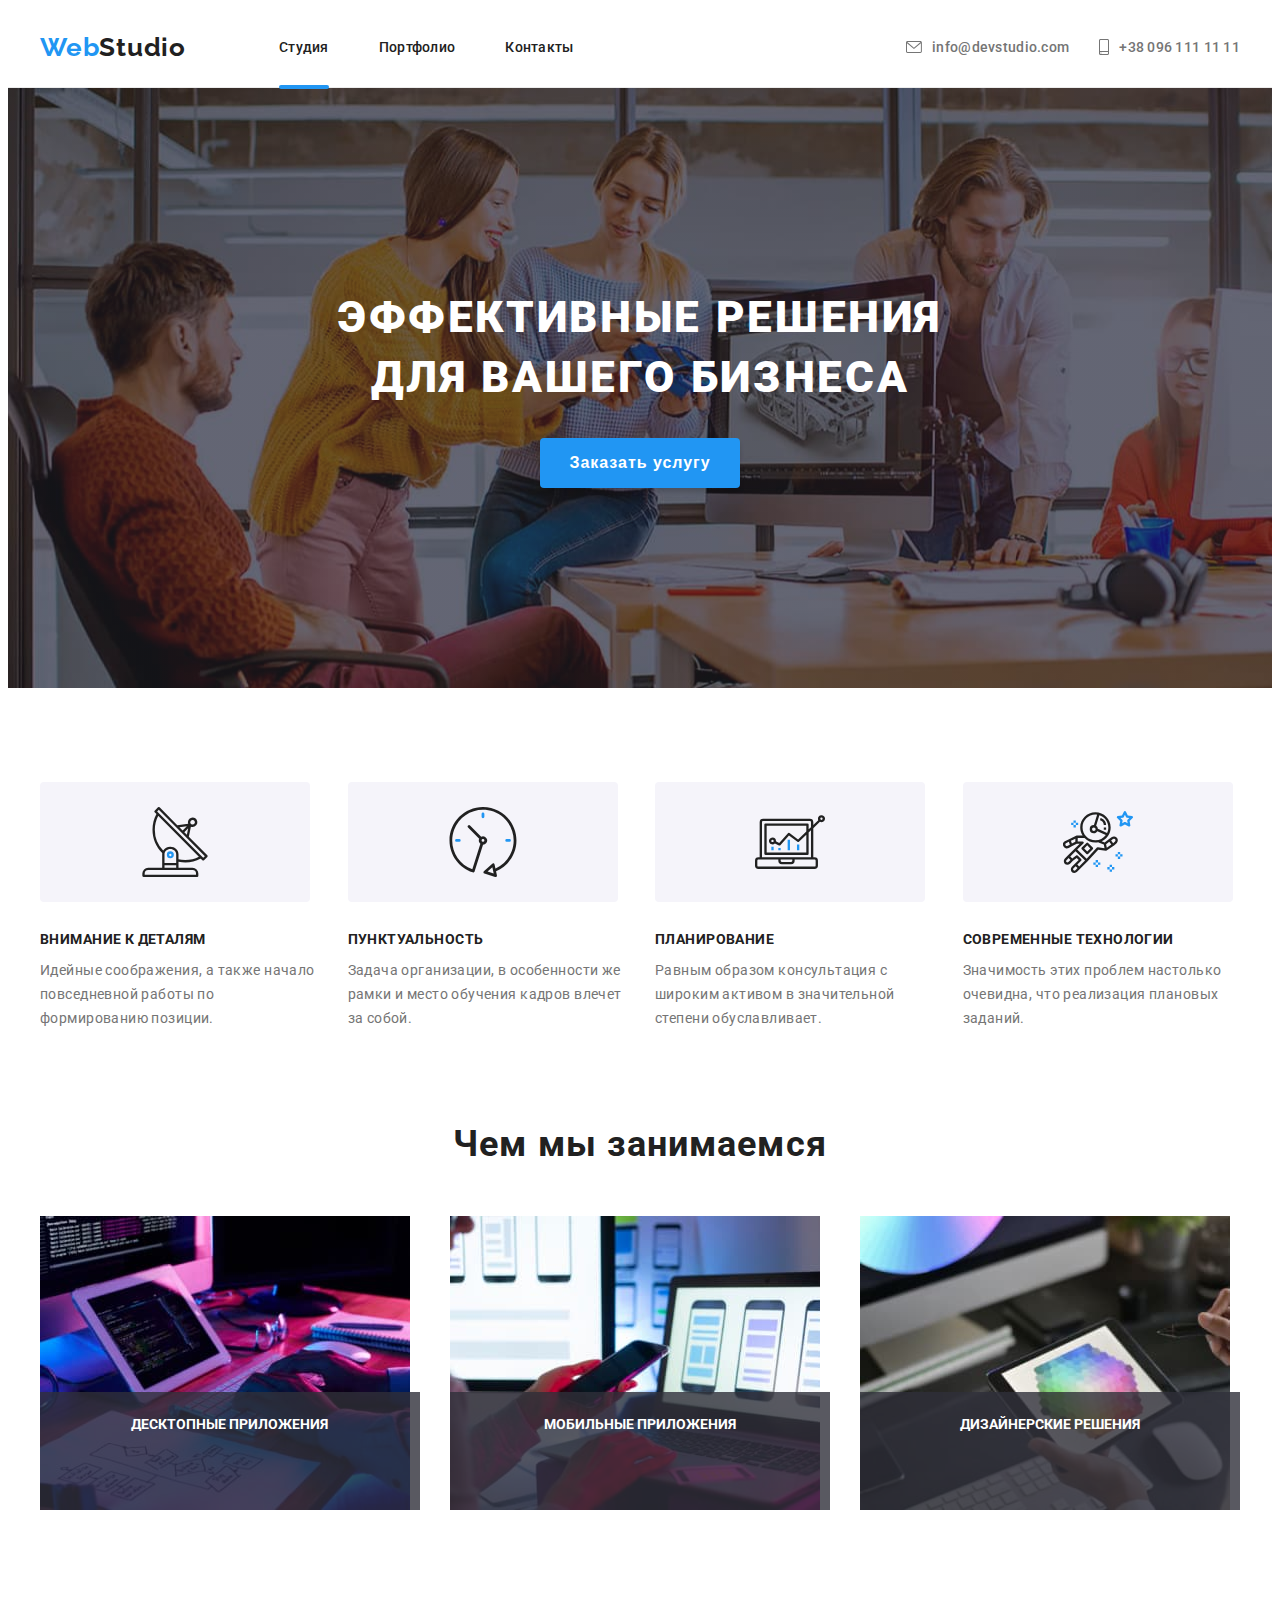
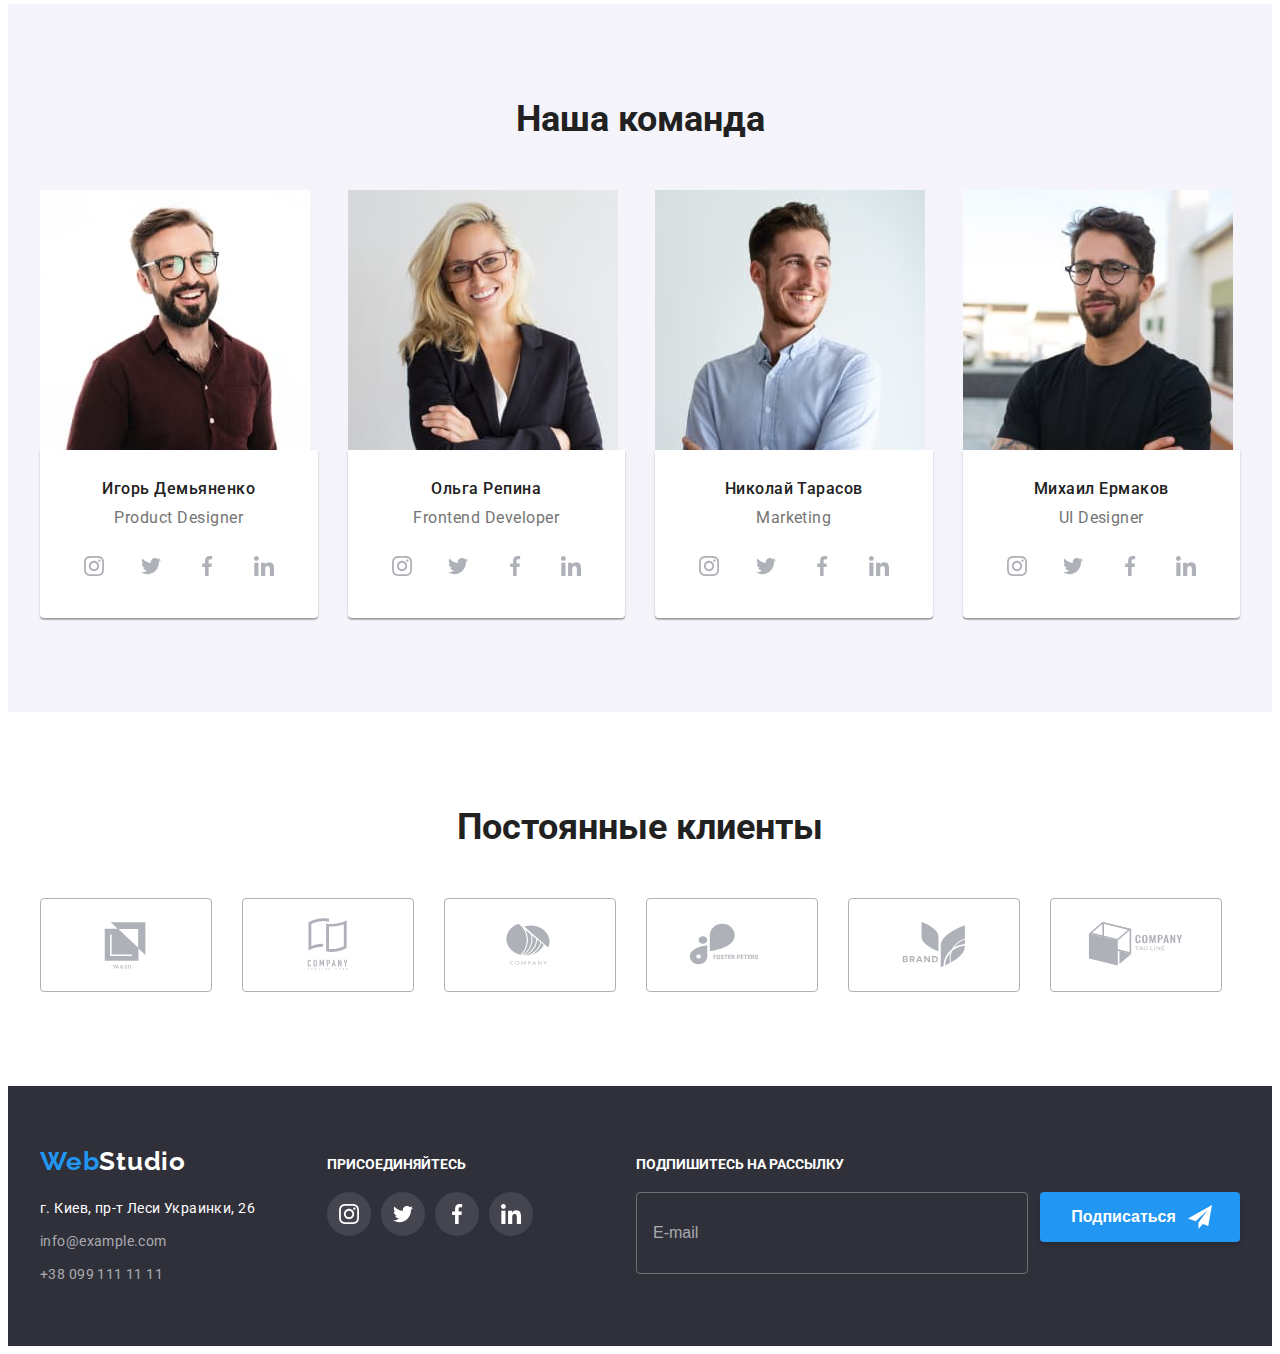
<file: index.html>
<!DOCTYPE html>
<html lang="ru">

<head>
    <meta charset="UTF-8">
    <meta http-equiv="X-UA-Compatible" content="IE=edge">
    <meta name="viewport" content="width=device-width, initial-scale=1.0">
    <title lang="en">WebStudio</title>
    <link rel="stylesheet" href="https://cdnjs.cloudflare.com/ajax/libs/modern-normalize/1.0.0/modern-normalize.min.css"
        integrity="sha512-ISS7cAi1PEhQ8jnbJpJZMd29NlhNj4AWYyLOSp2CE/CsHxTCu+r+t0D2yoJudVrd0/8fTVPUVDzY5Tvli75u/g=="
        crossorigin="anonymous" referrerpolicy="no-referrer" />
    <link rel="preconnect" href="https://fonts.gstatic.com">
    <link
        href="https://fonts.googleapis.com/css2?family=Raleway:wght@700&family=Roboto:wght@400;500;700;900&display=swap"
        rel="stylesheet">
    <link rel="stylesheet" href="./css/main.min.css">


</head>

<body>
    <!-- HEADER -->
      <header class="header">
        <div class="container header-container">
            <nav class="navigation">
                <a class="header__logo-link link" href="index.html" lang="en"><span class="logo-style">Web</span>Studio</a>
                <ul class="menu list">
                    <li class="menu__item">
                        <a class="menu__link link active" href="index.html">Студия</a>
                    </li>
                    <li class="menu__item">
                        <a class="menu__link link" href="portfolio.html">Портфолио</a>
                    </li>
                    <li class="menu__item">
                        <a class="menu__link link" href="">Контакты</a>
                    </li>
                </ul>
            </nav>
            <ul class="contact">
                <li class="contact__item list mail-icon">
                    <a class="contact__mail-link link" href="mailto:info@devstudio.com">
                        <svg class="contact__mail-icon">
                            <use href="./images/svg/symbol-defs-icon.svg#icon-envelope"></use>
                        </svg>
                        <p class="contat__abzac">info@devstudio.com</p>
                    </a>
                </li>
    
                <li class="contact__item list">
                    <a class="contact__tell-link link" href="tel:+380961111111">
                        <svg class="contact__tell-icon">
                            <use href="./images/svg/symbol-defs-icon.svg#icon-smartphone"></use>
                        </svg>
                        <p class="contact__abzac">+38 096 111 11 11</p>
                    </a>
                </li>
            </ul>
            <button type="button" class="header__mobile-menu-btn" data-menu-button>
                <svg class="header__mobile-menu-icon">
                    <use href="./images/svg/symbol-defs-icon.svg#burger-icon"></use>
                </svg>
            </button>
        </div>
                <!--  **********************  M O B I L E   M E N U  ******************************* -->
        <div class="mobile-menu" data-menu>
            <div class="container mobile-menu__container">
                
                     <button type="button" class="mobile-menu__close-btn" data-menu-close>
                         <svg class="mobile-menu-close-icon">
                            <use href="./images/svg/symbol-defs-icon.svg#close-button-icon"></use>
                            </svg>
                     </button>
                
                    <ul class="mobile-menu__nav list">
                        <li class="mobile-menu__item"><a href="index.html" class="mobile-menu__link link active-link">Cтудия</a></li>

                     <li class="mobile-menu__item"><a href="portfolio.html" class="mobile-menu__link link">Портфолио</a></li>

                     <li class="mobile-menu__item"><a href="" class="mobile-menu__link link">Контакты</a></li>
                
                    </ul>
                
                <div class="mobile-menu-wrapper">
                    <ul class="mobile-contacts">
                       <li class="mobile-contact__item list">
                           <a class="mobile-contact__tell-link link" href="tel:+380961111111">
                              <p class="contact__abzac">+38 096 111 11 11</p>
                          </a>
                       </li>

                        <li class="mobile-contact__item list mail-icon">
                            <a class="mobile-contact__mail-link link" href="mailto:info@devstudio.com">
                               <p class="contat__abzac">info@devstudio.com</p>
                            </a>
                        </li>
                    </ul>
                
                    <ul class="mobile-contacts-social">
                       <li class="mobile-contact-social__item list mail-icon">
                          <a class="mobile-contact-social__item-link link" href="https://www.instagram.com/?hl=ru" target="_blank" rel="noopener noreferrer">Instagram</a>
                       </li>
                       <li class="mobile-contact-social__item list mail-icon">
                         <a class="mobile-contact-social__item-link link" href="https://twitter.com/?lang=ru" target="_blank" rel="noopener noreferrer">Twitter</a>
                       </li>
                       <li class="mobile-contact-social__item list mail-icon">
                         <a class="mobile-contact-social__item-link link" href="https://www.facebook.com/" target="_blank" rel="noopener noreferrer">Facebook</a>
                       </li>
                       <li class="mobile-contact-social__item list mail-icon">
                            <a class="mobile-contact-social__item-link link" href="https://www.linkedin.com/" target="_blank" rel="noopener noreferrer">LinkedIn</a>
                       </li>
                    </ul>
                </div>
            </div>
        </div>
        <!--  **********************  M O B I L E   M E N U  ******************************* -->
    </header> 
    <main>
        <!-- HERO -->
           <section class="hero">
            <h1 class="hero__title">Эффективные решения<br> для вашего бизнеса</h1>
            <button  class="modal__btn" type="button" data-modal-open>Заказать услугу</button>
    </section>    
        <!-- WORK -->
         <section class="priorities section">
            <div class="container">
                <ul class="priorities-list">
                    <li class="priorities-list__item list">
                        <div class="priorities-list__block">
                            <svg class="priorities-list__block-icon">
                                <use href="./images/svg/symbol-defs.svg#icon-antenna"></use>
                            </svg>
                        </div>
                        <h3 class="priorities-list__tittle">Внимание к деталям</h3>
                        <p class="priorities-list__tittle-description">Идейные соображения, а также начало повседневной
                            работы по формированию позиции.</p>
                    </li>
                    <li class="priorities-list__item list">
                        <div class="priorities-list__block">
                            <svg class="priorities-list__block-icon">
                                <use href="./images/svg/symbol-defs.svg#icon-clock"></use>
                            </svg>
                        </div>
                        <h3 class="priorities-list__tittle">Пунктуальность</h3>
                        <p class="priorities-list__tittle-description">Задача организации, в особенности же рамки и
                            место обучения кадров влечет за собой.</p>
                    </li>
                    <li class="priorities-list__item list">
                        <div class="priorities-list__block">
                            <svg class="priorities-list__block-icon">
                                <use href="./images/svg/symbol-defs.svg#icon-diagram"></use>
                            </svg>
                        </div>
                        <h3 class="priorities-list__tittle">Планирование</h3>
                        <p class="priorities-list__tittle-description">Равным образом консультация с широким активом в
                            значительной степени обуславливает.</p>
                    </li>
                    <li class="priorities-list__item list">
                        <div class="priorities-list__block">
                            <svg class="priorities-list__block-icon">
                                <use href="./images/svg/symbol-defs.svg#icon-astronaut"></use>
                            </svg>
                        </div>
                        <h3 class="priorities-list__tittle">Современные технологии</h3>
                        <p class="priorities-list__tittle-description">Значимость этих проблем настолько очевидна, что
                            реализация плановых заданий.</p>
                    </li>
                </ul>
            </div>
        </section> 
         <section class="priorities-work work-section">
            <div class="container">
                <h2 class="priorities-work-title">Чем мы занимаемся</h2>
                <ul class="priorities-work-list">
                        
                    <li class="priorities-work-list__item list">
                        <picture class="picture">
                            <source srcset="./images/our-work/w-x1-1.jpg, ./images/our-work/w-x2-1.jpg" media="(min-width: 1200px)">
                            <img class="priorities-work-list-img" src="./images/our-work/w-x1-1.jpg" alt="программист работает" width="370"
                                height="294">
                        </picture>
                        <p class="priorities-work-list__item-abzac">Десктопные приложения</p>
                    </li>

                    <li class="priorities-work-list__item list">
                        <picture class="picture">
                            <source srcset="./images/our-work/w-x1-2.jpg, ./images/our-work/w-x2-2.jpg" media="(min-width: 1200px)">
                            <img class="priorities-work-list-img" src="./images/our-work/w-x1-2.jpg" alt="разработчик адаптирует сайт" width="370" height="294">
                        </picture>
                        <p class="priorities-work-list__item-abzac">Мобильные приложения</p>
                    </li>
                    <li class="priorities-work-list__item list">
                        <picture class="picture">
                            <source srcset="./images/our-work/w-x1-3.jpg, ./images/our-work/w-x2-3.jpg" media="(min-width: 1200px)">
                            <img class="priorities-work-list-img" src="./images/our-work/w-x1-3.jpg" alt="дизайнер выбирает цвет" width="370" height="294">
                        </picture>
                        <p class="priorities-work-list__item-abzac">Дизайнерские решения</p>
                    </li>

                </ul>
            </div>
        </section> 
        <!-- TEAM -->
        <section class="team section">
            <div class="container">
                <h2 class="team-title">Наша команда</h2>
                <ul class="team-list">
                    <li class="team-list__item list">
                        <picture class="picture">
                            <source srcset="./images/about-us/team-desktop-icon-x1-1.jpg, ./images/about-us/team-desktop-icon-x2-1.jpg" media="(min-width: 1200px)">
                            <source srcset="./images/about-us/team-tablet-icon-x1-1.jpg, ./images/about-us/team-tablet-icon-x2-1.jpg" media="(min-width: 768px)">
                            <source srcset="./images/about-us/team-mobile-icon-x1-1.jpg, ./images/about-us/team-mobile-icon-x2-1.jpg" media="(min-width: 280px)">
                            <img class="team-list-item-img" src="./images/about-us/team-desktop-icon-x1-1.jpg"
                            alt="Игорь Демьяненко Дизайнер продуктов">
                        </picture>
                        <div class="team-list-convert">
                            <h3 class="team-list-convert__title">Игорь Демьяненко</h3>
                            <p class="team-list-convert__description">Product Designer</p>
                            <ul class="social-list list">
                                <li class="social-list__item">
                                    <a href="https://www.instagram.com/?hl=ru" class="social-list__item-link link"
                                        target="_blank" rel="noopener noreferrer">
                                        <svg class="social-list-icon">
                                            <use href="./images/svg/symbol-defs-icon.svg#icon-instagram-2"></use>
                                        </svg>
                                    </a>
                                </li>

                                <li class="social-list__item">
                                    <a href="https://twitter.com/?lang=ru" class="social-list__item-link link"
                                        target="_blank" rel="noopener noreferrer">
                                        <svg class="social-list-icon">
                                            <use href="./images/svg/symbol-defs-icon.svg#icon-twitter-1"></use>
                                        </svg>
                                    </a>
                                </li>

                                <li class="social-list__item">
                                    <a href="https://www.facebook.com/" class="social-list__item-link link"
                                        target="_blank" rel="noopener noreferrer">
                                        <svg class="social-list-icon">
                                            <use href="./images/svg/symbol-defs-icon.svg#icon-facebook-1"></use>
                                        </svg>
                                    </a>
                                </li>

                                <li class="social-list__item">
                                    <a href="https://www.linkedin.com/" class="social-list__item-link link"
                                        target="_blank" rel="noopener noreferrer">
                                        <svg class="social-list-icon">
                                            <use href="./images/svg/symbol-defs-icon.svg#icon-linkedin-1"></use>
                                        </svg>
                                    </a>
                                </li>
                            </ul>
                        </div>
                    </li>
                    <li class="team-list__item list">
                        <picture class="picture">
                            <source srcset="./images/about-us/t-desk-x1-2.jpg, ./images/about-us/t-desk-x2-2.jpg" media="(min-width: 1200px)">
                            <source srcset="./images/about-us/t-tab-x1-2.jpg, ./images/about-us/t-tab-x2-2.jpg" media="(min-width: 768px)">
                            <source srcset="./images/about-us/t-mob-x1-2.jpg, ./images/about-us/t-mob-x2-2.jpg" media="(min-width: 280px)">
                            <img class="team-list-item-img" src="./images/about-us/t-tab-x1-2.jpg" alt="Ольга Репина Дизайнер разработчик" >
                        </picture>
                        
                        <div class="team-list-convert">
                            <h3 class="team-list-convert__title">Ольга Репина</h3>
                            <p class="team-list-convert__description">Frontend Developer</p>
                            <ul class="social-list list">
                                <li class="social-list__item">
                                    <a href="https://www.instagram.com/?hl=ru" class="social-list__item-link link"
                                        target="_blank" rel="noopener noreferrer">
                                        <svg class="social-list-icon">
                                            <use href="./images/svg/symbol-defs-icon.svg#icon-instagram-2"></use>
                                        </svg>
                                    </a>
                                </li>

                                <li class="social-list__item">
                                    <a href="https://twitter.com/?lang=ru" class="social-list__item-link link"
                                        target="_blank" rel="noopener noreferrer">
                                        <svg class="social-list-icon">
                                            <use href="./images/svg/symbol-defs-icon.svg#icon-twitter-1"></use>
                                        </svg>
                                    </a>
                                </li>

                                <li class="social-list__item">
                                    <a href="https://www.facebook.com/" class="social-list__item-link link"
                                        target="_blank" rel="noopener noreferrer">
                                        <svg class="social-list-icon">
                                            <use href="./images/svg/symbol-defs-icon.svg#icon-facebook-1"></use>
                                        </svg>
                                    </a>
                                </li>

                                <li class="social-list__item">
                                    <a href="https://www.linkedin.com/" class="social-list__item-link link"
                                        target="_blank" rel="noopener noreferrer">
                                        <svg class="social-list-icon">
                                            <use href="./images/svg/symbol-defs-icon.svg#icon-linkedin-1"></use>
                                        </svg>
                                    </a>
                                </li>
                            </ul>
                        </div>
                    </li>
                    <li class="team-list__item list">
                            <picture class="picture">
                                <source srcset="./images/about-us/t-desk-x1-3.jpg, ./images/about-us/t-desk-x2-3.jpg" media="(min-width: 1200px)">
                                <source srcset="./images/about-us/t-tab-x1-3.jpg, ./images/about-us/t-tab-x2-3.jpg" media="(min-width: 768px)">
                                <source srcset="./images/about-us/t-mob-x1-3.jpg, ./images/about-us/t-mob-x2-3.jpg" media="(min-width: 280px)">
                                <img class="team-list-item-img" src="./images/about-us/t-desk-x1-3.jpg" alt="Николай Тарасов Маркетинг">
                            </picture>
                        <div class="team-list-convert">
                            <h3 class="team-list-convert__title">Николай Тарасов</h3>
                            <p class="team-list-convert__description">Marketing</p>
                            <ul class="social-list list">
                                <li class="social-list__item">
                                    <a href="https://www.instagram.com/?hl=ru" class="social-list__item-link link"
                                        target="_blank" rel="noopener noreferrer">
                                        <svg class="social-list-icon">
                                            <use href="./images/svg/symbol-defs-icon.svg#icon-instagram-2"></use>
                                        </svg>
                                    </a>
                                </li>

                                <li class="social-list__item">
                                    <a href="https://twitter.com/?lang=ru" class="social-list__item-link link"
                                        target="_blank" rel="noopener noreferrer">
                                        <svg class="social-list-icon">
                                            <use href="./images/svg/symbol-defs-icon.svg#icon-twitter-1"></use>
                                        </svg>
                                    </a>
                                </li>

                                <li class="social-list__item">
                                    <a href="https://www.facebook.com/" class="social-list__item-link link"
                                        target="_blank" rel="noopener noreferrer">
                                        <svg class="social-list-icon">
                                            <use href="./images/svg/symbol-defs-icon.svg#icon-facebook-1"></use>
                                        </svg>
                                    </a>
                                </li>

                                <li class="social-list__item">
                                    <a href="https://www.linkedin.com/" class="social-list__item-link link"
                                        target="_blank" rel="noopener noreferrer">
                                        <svg class="social-list-icon">
                                            <use href="./images/svg/symbol-defs-icon.svg#icon-linkedin-1"></use>
                                        </svg>
                                    </a>
                                </li>
                            </ul>
                        </div>
                    </li>
                    <li class="team-list__item list">

                        <picture class="picture">
                            <source srcset="./images/about-us/t-desk-x1-4.jpg, ./images/about-us/t-desk-x2-4.jpg" media="(min-width: 1200px)">
                            <source srcset="./images/about-us/t-tab-x1-4.jpg, ./images/about-us/t-tab-x2-4.jpg" media="(min-width: 768px)">
                            <source srcset="./images/about-us/t-mob-x1-4.jpg, ./images/about-us/t-mob-x2-4.jpg" media="(min-width: 280px)">
                            <img class="team-list-item-img" src="./images/about-us/t-mob-x1-4.jpg" alt="Михаил Ермаков дизайнер интерфейсов">
                        </picture>
                        <div class="team-list-convert">
                            <h3 class="team-list-convert__title">Михаил Ермаков</h3>
                            <p class="team-list-convert__description">UI Designer</p>
                            <ul class="social-list list">
                                <li class="social-list__item">
                                    <a href="https://www.instagram.com/?hl=ru" class="social-list__item-link link"
                                        target="_blank" rel="noopener noreferrer">
                                        <svg class="social-list-icon">
                                            <use href="./images/svg/symbol-defs-icon.svg#icon-instagram-2"></use>
                                        </svg>
                                    </a>
                                </li>

                                <li class="social-list__item">
                                    <a href="https://twitter.com/?lang=ru" class="social-list__item-link link"
                                        target="_blank" rel="noopener noreferrer">
                                        <svg class="social-list-icon">
                                            <use href="./images/svg/symbol-defs-icon.svg#icon-twitter-1"></use>
                                        </svg>
                                    </a>
                                </li>

                                <li class="social-list__item" target="_blank" rel="noopener noreferrer">
                                    <a href="https://www.facebook.com/" class="social-list__item-link link">
                                        <svg class="social-list-icon">
                                            <use href="./images/svg/symbol-defs-icon.svg#icon-facebook-1"></use>
                                        </svg>
                                    </a>
                                </li>

                                <li class="social-list__item">
                                    <a href="https://www.linkedin.com/" class="social-list__item-link link"
                                        target="_blank" rel="noopener noreferrer">
                                        <svg class="social-list-icon">
                                            <use href="./images/svg/symbol-defs-icon.svg#icon-linkedin-1"></use>
                                        </svg>
                                    </a>
                                </li>
                            </ul>
                        </div>
                    </li>
                </ul>
            </div>
        </section>
         <section class="clients section">
            <div class="container">
                <h2 class="clients-title">Постоянные клиенты</h2>
                <ul class="clients-list list">
                    <li class="clients-list__item">
                        <a href="#" class="clients-list__item-link" target="_blank" rel="noopener noreferrer">
                            <svg class="clients-list-item-icon">
                                <use href="./images/svg/clients-icon.svg#icon-logo"></use>
                            </svg>
                        </a>
                    </li>
                    <li class="clients-list__item">
                        <a href="#" class="clients-list__item-link" target="_blank" rel="noopener noreferrer">
                            <svg class="clients-list-item-icon">
                                <use href="./images/svg/clients-icon.svg#icon-logo-1"></use>
                            </svg>
                        </a>
                    </li>
                    <li class="clients-list__item">
                        <a href="#" class="clients-list__item-link" target="_blank" rel="noopener noreferrer">
                            <svg class="clients-list-item-icon">
                                <use href="./images/svg/clients-icon.svg#icon-logo-2"></use>
                            </svg>
                        </a>
                    </li>
                    <li class="clients-list__item">
                        <a href="#" class="clients-list__item-link" target="_blank" rel="noopener noreferrer">
                            <svg class="clients-list-item-icon">
                                <use href="./images/svg/clients-icon.svg#icon-logo-3"></use>
                            </svg>
                        </a>
                    </li>
                    <li class="clients-list__item">
                        <a href="#" class="clients-list__item-link" target="_blank" rel="noopener noreferrer">
                            <svg class="clients-list-item-icon">
                                <use href="./images/svg/clients-icon.svg#icon-logo-4"></use>
                            </svg>
                        </a>
                    </li>
                    <li class="clients-list__item">
                        <a href="#" class="clients-list__item-link" target="_blank" rel="noopener noreferrer">
                            <svg class="clients-list-item-icon">
                                <use href="./images/svg/clients-icon.svg#icon-logo-5"></use>
                            </svg>
                        </a>
                    </li>
                </ul>
            </div>
        </section> 
    </main>
    <!-- FOOTER -->
    <footer class="footer">
        <div class="container footer-container">
            <div class="footer-container-left">
                <a class="footer__logo-link" href="index.html" lang="en"><span class="logo-style">Web</span>Studio</a>
                <address class="address">
                    <ul class="address-list">
                        <li class="address-list__item">
                            <a class="address-list__item-link address-style"
                                href="https://goo.gl/maps/DZCTeNVSfBFWCHA46" target="_blank"
                                rel="noopener noreferrer">г. Киев, пр-т Леси Украинки, 26</a>
                        </li>
                        <li class="address-list__item">
                            <a class="address-list__item-link" href="mailto:info@example.com">info@example.com</a>
                        </li>
                        <li class="address-list__item">
                            <a class="address-list__item-link" href="tel:+380991111111">+38 099 111 11 11</a>
                        </li>
                    </ul>
                </address>
            </div>
            <div class="footer-container-right">
                <h2 class="footer-container-righ-title">присоединяйтесь</h2>
                <ul class="social-list list">
                    <li class="social-list__item footer-social-list-item">
                        <a href="https://www.instagram.com/?hl=ru"
                            class="social-list__item-link link footer-social-link" target="_blank"
                            rel="noopener noreferrer">
                            <svg class="social-list-icon footer-social-list-icon">
                                <use href="./images/svg/symbol-defs-icon.svg#icon-instagram-2"></use>
                            </svg>
                        </a>
                    </li>

                    <li class="social-list__item footer-social-list-item">
                        <a href="https://twitter.com/?lang=ru" class="social-list__item-link link footer-social-link"
                            target="_blank" rel="noopener noreferrer">
                            <svg class="social-list-icon footer-social-list-icon">
                                <use href="./images/svg/symbol-defs-icon.svg#icon-twitter-1"></use>
                            </svg>
                        </a>
                    </li>

                    <li class="social-list__item footer-social-list-item">
                        <a href="https://www.facebook.com/" class="social-list__item-link link footer-social-link"
                            target="_blank" rel="noopener noreferrer">
                            <svg class="social-list-icon footer-social-list-icon">
                                <use href="./images/svg/symbol-defs-icon.svg#icon-facebook-1"></use>
                            </svg>
                        </a>
                    </li>

                    <li class="social-list__item footer-social-list-item">
                        <a href="https://www.linkedin.com/" class="social-list__item-link link footer-social-link"
                            target="_blank" rel="noopener noreferrer">
                            <svg class="social-list-icon footer-social-list-icon">
                                <use href="./images/svg/symbol-defs-icon.svg#icon-linkedin-1"></use>
                            </svg>
                        </a>
                    </li>
                </ul>
            </div>
            <div class="footer-input">
                <h3 class="footer-input-tittle">Подпишитесь на рассылку</h3>
                <ul class="footer-input-list list">
                    <li class="footer-input-list__item">
                        <input class="footer-input-email-subscribe" name="email-subscribe" type="email"
                            placeholder="E-mail">
                    </li>
                    <li class="footer-input-list__item">
                        <button type="submit" class="footer-input-list-item-btn">Подписаться</button>
                    </li>
                </ul>
            </div>
        </div>
    </footer>

    <div class="backdrop is-hidden" data-modal>
        <div class="modal">
            <button type="button" class="modal-close-btn" data-modal-close>
                <svg class="modal-close-btn-icon">
                    <use href="./images/svg/symbol-defs-icon.svg#icon-vector"></use>
                </svg>
            </button>
            <form action="#" class="modal-form">
                <p class="modal-form-head">Оставьте свои данные, мы вам перезвоним</p>
                <label class="modal-form-field">
                    Имя
                    <span class="modal-form-input-wrapper">
                        <input type="text" class="modal-form-input" name="user-name" minlength="2" required>
                        <svg class="modal-form-input-icon">
                            <use href="./images/svg/symbol-defs-icon.svg#icon-user"></use>
                        </svg>
                    </span>
                </label>
                <label class="modal-form-field">
                    Телефон
                    <span class="modal-form-input-wrapper">
                        <input type="tell" class="modal-form-input" name="user-phone" required
                            pattern="[0-9](3)-[0-9](3)-[0-9](2)-[0-9](2)" title="096-111-11-11">
                        <svg class="modal-form-input-icon">
                            <use href="./images/svg/symbol-defs-icon.svg#icon-phone"></use>
                        </svg>
                    </span>
                </label>
                <label class="modal-form-field">
                    Почта
                    <span class="modal-form-input-wrapper">
                        <input type="email" class="modal-form-input" name="user-email" required>
                        <svg class="modal-form-input-icon">
                            <use href="./images/svg/symbol-defs-icon.svg#icon-message"></use>
                        </svg>
                    </span>
                </label>
                <label class="modal-form-field">
                    Комментарий
                    <textarea name="user-message" class="modal-form-message" placeholder="Введите текст"></textarea>
                </label>
                <input type="checkbox" name="user-policy" class="modal-form-checkbox visually-hidden-checkbox"
                    id="checkbox-policy" required>
                <label for="checkbox-policy" class="modal-form-checkbox-policy">Соглашаюсь с рассылкой и принимаю <a
                        class="modal-form-policy-link" href="#">Условия договора</a></label>
                <button type="submit" class="modal-form-btn">Отправить</button>
            </form>
        </div>
    </div>
    
    <script src="./js/modal.js"></script>
    <script src="./js/menu.js"></script>
</body>

</html>
</file>
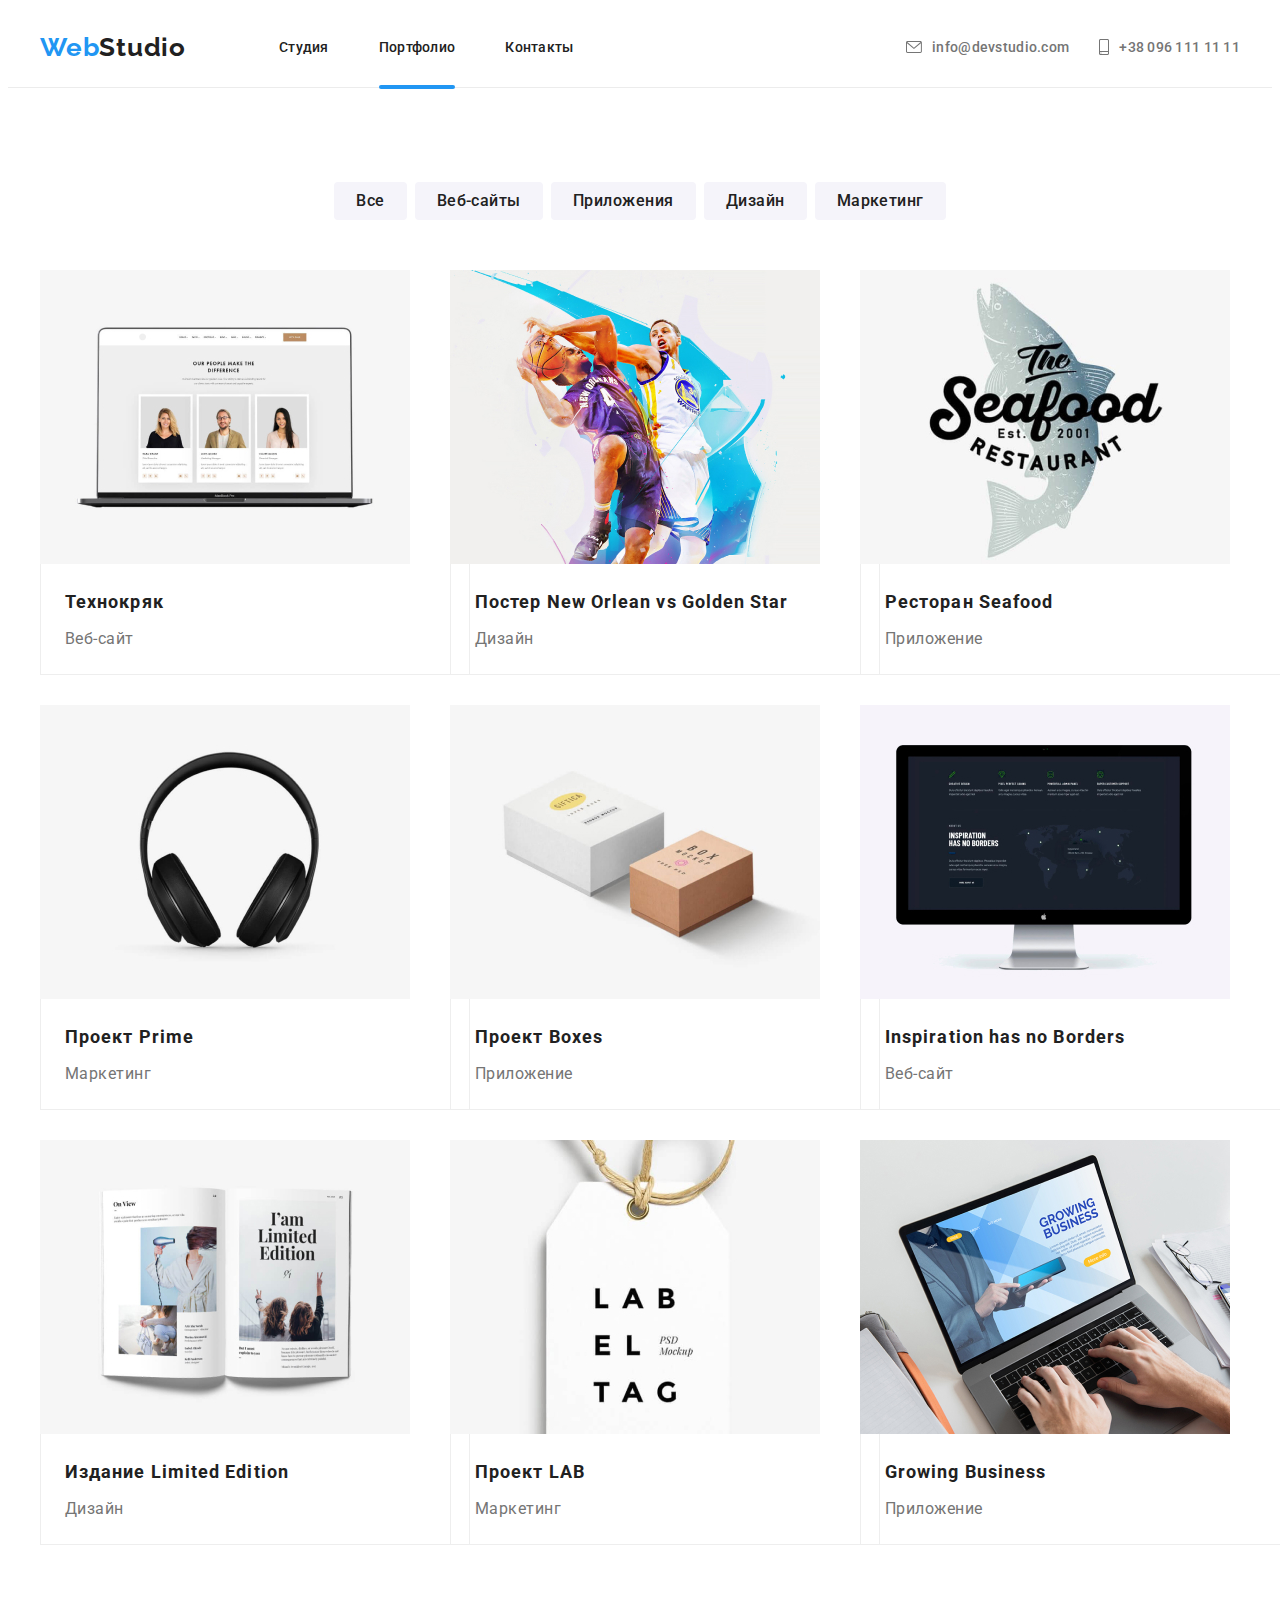
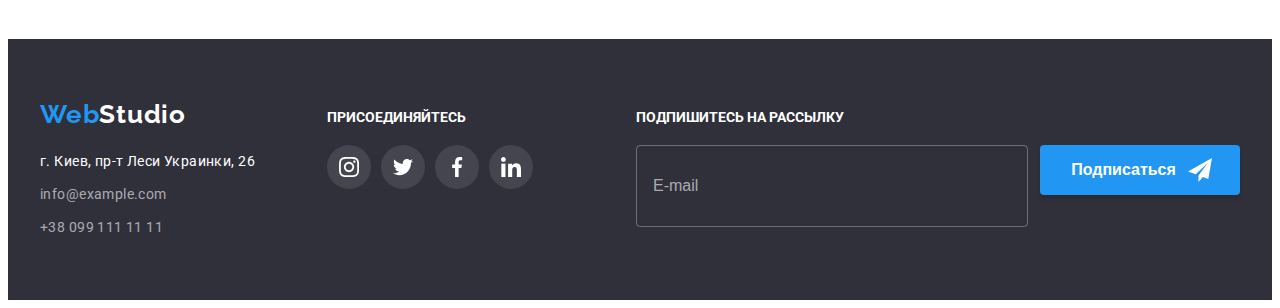
<file: portfolio.html>
<!DOCTYPE html>
<html lang="ru">
<head>
    <meta charset="UTF-8">
    <meta http-equiv="X-UA-Compatible" content="IE=edge">
    <meta name="viewport" content="width=device-width, initial-scale=1.0">
    <title lang="en">WebStudio</title>
    <link rel="stylesheet" href="https://cdnjs.cloudflare.com/ajax/libs/modern-normalize/1.0.0/modern-normalize.min.css"
        integrity="sha512-ISS7cAi1PEhQ8jnbJpJZMd29NlhNj4AWYyLOSp2CE/CsHxTCu+r+t0D2yoJudVrd0/8fTVPUVDzY5Tvli75u/g=="
        crossorigin="anonymous" referrerpolicy="no-referrer" />
    <link rel="preconnect" href="https://fonts.gstatic.com">
    <link
        href="https://fonts.googleapis.com/css2?family=Raleway:wght@700&family=Roboto:wght@400;500;700;900&display=swap"
        rel="stylesheet">
    <link rel="stylesheet" href="./css/main.min.css">

</head>

<body>
    <!-- HEADER -->
<header class="header">
    <div class="container header-container">
        <nav class="navigation">
            <a class="header__logo-link link" href="index.html" lang="en"><span class="logo-style">Web</span>Studio</a>
            <ul class="menu list">
                <li class="menu__item">
                    <a class="menu__link link" href="index.html">Студия</a>
                </li>
                <li class="menu__item">
                    <a class="menu__link link active " href="portfolio.html">Портфолио</a>
                </li>
                <li class="menu__item">
                    <a class="menu__link link" href="">Контакты</a>
                </li>
            </ul>
        </nav>
        <ul class="contact">
            <li class="contact__item list mail-icon">
                <a class="contact__mail-link link" href="mailto:info@devstudio.com">
                    <svg class="contact__mail-icon">
                        <use href="./images/svg/symbol-defs-icon.svg#icon-envelope"></use>
                    </svg>
                    <p class="contat__abzac">info@devstudio.com</p>
                </a>
            </li>

            <li class="contact__item list">
                <a class="contact__tell-link link" href="tel:+380961111111">
                    <svg class="contact__tell-icon">
                        <use href="./images/svg/symbol-defs-icon.svg#icon-smartphone"></use>
                    </svg>
                    <p class="contact__abzac">+38 096 111 11 11</p>
                </a>
            </li>
        </ul>
        <button type="button" class="header__mobile-menu-btn" data-menu-button>
            <svg class="header__mobile-menu-icon">
                <use href="./images/svg/symbol-defs-icon.svg#burger-icon"></use>
            </svg>
        </button>
    </div>

    <div class="mobile-menu" data-menu>
        <div class="container mobile-menu__container">
            <button type="button" class="mobile-menu__close-btn" data-menu-close>
                <svg class="mobile-menu-close-icon">
                    <use href="./images/svg/symbol-defs-icon.svg#close-button-icon"></use>
                </svg>
            </button>
            <ul class="mobile-menu__nav list">
                <li class="mobile-menu__item"><a href="index.html" class="mobile-menu__link link">Студия</a>
                </li>

                <li class="mobile-menu__item"><a href="portfolio.html" class="mobile-menu__link link active-link">Портфолио</a></li>

                <li class="mobile-menu__item"><a href="" class="mobile-menu__link link">Контакты</a></li>
            </ul>

            <ul class="mobile-contacts">
                <li class="mobile-contact__item list">
                    <a class="mobile-contact__tell-link link" href="tel:+380961111111">
                        <p class="contact__abzac">+38 096 111 11 11</p>
                    </a>
                </li>
            
                <li class="mobile-contact__item list mail-icon">
                    <a class="mobile-contact__mail-link link" href="mailto:info@devstudio.com">
                        <p class="contat__abzac">info@devstudio.com</p>
                    </a>
                </li>
            </ul>
            
            <ul class="mobile-contacts-social">
                <li class="mobile-contact-social__item list mail-icon">
                    <a class="mobile-contact-social__item-link link" href="https://www.instagram.com/?hl=ru" target="_blank"
                        rel="noopener noreferrer">Instagram</a>
                </li>
                <li class="mobile-contact-social__item list mail-icon">
                    <a class="mobile-contact-social__item-link link" href="https://twitter.com/?lang=ru" target="_blank"
                        rel="noopener noreferrer">Twitter</a>
                </li>
                <li class="mobile-contact-social__item list mail-icon">
                    <a class="mobile-contact-social__item-link link" href="https://www.facebook.com/" target="_blank"
                        rel="noopener noreferrer">Facebook</a>
                </li>
                <li class="mobile-contact-social__item list mail-icon">
                    <a class="mobile-contact-social__item-link link" href="https://www.linkedin.com/" target="_blank"
                        rel="noopener noreferrer">LinkedIn</a>
                </li>
            </ul>
        </div>
    </div>
</header>
    <main>
        <section class="portfolio section">
            <div class="container">
             <h1 class="portfolio-title visually-hidden">portfolio</h1>
                 
             <ul class="portfolio-list">
                 <li class="portfolio-list__item"><button class="portfolio-list__item-btn" type="button">Все</button></li>
                 <li class="portfolio-list__item"><button class="portfolio-list__item-btn" type="button">Веб-сайты</button></li>
                 <li class="portfolio-list__item"><button class="portfolio-list__item-btn" type="button">Приложения</button></li>
                 <li class="portfolio-list__item"><button class="portfolio-list__item-btn" type="button">Дизайн</button></li>
                 <li class="portfolio-list__item"><button class="portfolio-list__item-btn" type="button">Маркетинг</button></li>
             </ul>
             
             <ul class="portfolio-listwork">
                <li class="portfolio-listwork__item">
                    <a class="portfolio-listwork__item-link" href="#" target="_blank" rel="noopener noreferrer">
                        <div class="portfolio-wrapper">

                            <picture class="picture">
                                <source srcset="./images/portfolio/p-desk-x1-1.jpg, ./images/portfolio/p-desk-x2-1.jpg"
                                    media="(min-width: 1200px)">
                                <source srcset="./images/portfolio/p-tab-x1-1.jpg, ./images/portfolio/p-tab-x2-1.jpg"
                                    media="(min-width: 768px)">
                                <source srcset="./images/portfolio/p-mob-x1-1.jpg, ./images/portfolio/p-mob-x2-1.jpg"
                                    media="(min-width: 280px)">
                                <img class="portfolio-list-item-img" src="./images/portfolio/p-desk-x1-1.jpg" alt="Изображение ноутбука">
                                
                            </picture>
                            <p class="overlay">Технокряк это современная площадка распространения коронавируса. Компании используют эту платформу
                                для цифрового шпионажа и атак на защищённые сервера конкурентов.
                            </p>
                        </div>
                        <div class="portfolio-listwork__convert">
                        <h2 class="portfolio-listwork__convert-title">Технокряк</h2>
                        <p class="portfolio-listwork__convert-description">Веб-сайт</p>
                        </div>
                    </a>
                </li>

                <li class="portfolio-listwork__item">
                        <a class="portfolio-listwork__item-link" href="#" target="_blank" rel="noopener noreferrer">
                            <div class="portfolio-wrapper">
                                <picture class="picture">
                                    <source srcset="./images/portfolio/p-desk-x1-2.jpg, ./images/portfolio/p-desk-x2-2.jpg" media="(min-width: 1200px)">
                                    <source srcset="./images/portfolio/p-tab-x1-2.jpg, ./images/portfolio/p-tab-x2-2.jpg" media="(min-width: 768px)">
                                    <source srcset="./images/portfolio/p-mob-x1-2.jpg, ./images/portfolio/p-mob-x2-2.jpg" media="(min-width: 280px)">
                                    <img class="portfolio-list-item-img" src="./images/portfolio/p-desk-x1-2.jpg" alt="Два игрока играют в баскетбол">
                                    
                                </picture>
                                    <p class="overlay">Технокряк это современная площадка распространения коронавируса. Компании используют эту
                                        платформу
                                        для цифрового шпионажа и атак на защищённые сервера конкурентов.
                                    </p>
                            </div>
                            <div class="portfolio-listwork__convert">
                                <h2 class="portfolio-listwork__convert-title">Постер New Orlean vs Golden Star</h2>
                                <p class="portfolio-listwork__convert-description">Дизайн</p>
                            </div>
                        </a>
                </li>

                <li class="portfolio-listwork__item">
                    <a class="portfolio-listwork__item-link" href="#" target="_blank" rel="noopener noreferrer">
                        <div class="portfolio-wrapper">
                            <picture class="picture">
                                <source srcset="./images/portfolio/p-desk-x1-3.jpg, ./images/portfolio/p-desk-x2-3.jpg" media="(min-width: 1200px)">
                                <source srcset="./images/portfolio/p-tab-x1-3.jpg, ./images/portfolio/p-tab-x2-3.jpg" media="(min-width: 768px)">
                                <source srcset="./images/portfolio/p-mob-x1-3.jpg, ./images/portfolio/p-mob-x2-3.jpg" media="(min-width: 280px)">
                                <img class="portfolio-list-item-img" src="./images/portfolio/p-desk-x1-3.jpg" lt="изобрадение торговой марки">
                                
                            </picture>
                            <p class="overlay">Технокряк это современная площадка распространения коронавируса. Компании используют эту платформу
                                для цифрового шпионажа и атак на защищённые сервера конкурентов.
                            </p>
                        
                        </div>
                        <div class="portfolio-listwork__convert">
                        <h2 class="portfolio-listwork__convert-title">Ресторан Seafood</h2>
                        <p class="portfolio-listwork__convert-description">Приложение</p>
                        </div>
                    </a>
                </li>

                <li class="portfolio-listwork__item">
                    <a class="portfolio-listwork__item-link" href="#" target="_blank" rel="noopener noreferrer">
                        <div class="portfolio-wrapper">
                            <picture class="picture">
                                <source srcset="./images/portfolio/p-desk-x1-4.jpg, ./images/portfolio/p-desk-x2-4.jpg" media="(min-width: 1200px)">
                                <source srcset="./images/portfolio/p-tab-x1-4.jpg, ./images/portfolio/p-tab-x2-4.jpg" media="(min-width: 768px)">
                                <source srcset="./images/portfolio/p-mob-x1-4.jpg, ./images/portfolio/p-mob-x2-4.jpg" media="(min-width: 280px)">
                                <img class="portfolio-list-item-img" src="./images/portfolio/p-desk-x1-4.jpg" alt="изображение наушников">
                                
                            </picture>
                            <p class="overlay">Технокряк это современная площадка распространения коронавируса. Компании используют эту платформу
                                для цифрового шпионажа и атак на защищённые сервера конкурентов.
                            </p>
                        </div>
                        <div class="portfolio-listwork__convert">
                        <h2 class="portfolio-listwork__convert-title">Проект Prime</h2>
                        <p class="portfolio-listwork__convert-description">Маркетинг</p>
                        </div>
                    </a>
                </li>

                <li class="portfolio-listwork__item">
                    <a class="portfolio-listwork__item-link" href="#" target="_blank" rel="noopener noreferrer">
                        <div class="portfolio-wrapper">
                            <picture class="picture">
                                <source srcset="./images/portfolio/p-desk-x1-5.jpg, ./images/portfolio/p-desk-x2-5.jpg" media="(min-width: 1200px)">
                                <source srcset="./images/portfolio/p-tab-x1-5.jpg, ./images/portfolio/p-tab-x2-5.jpg" media="(min-width: 768px)">
                                <source srcset="./images/portfolio/p-mob-x1-5.jpg, ./images/portfolio/p-mob-x2-5.jpg" media="(min-width: 280px)">
                                <img class="portfolio-list-item-img" src="./images/portfolio/p-desk-x1-5.jpg" alt="изображение двух коробок">
                                
                            </picture>
                            <p class="overlay">Технокряк это современная площадка распространения коронавируса. Компании используют эту платформу
                                для цифрового шпионажа и атак на защищённые сервера конкурентов.
                            </p>
                        </div>
                        <div class="portfolio-listwork__convert">
                        <h2 class="portfolio-listwork__convert-title">Проект Boxes</h2>
                        <p class="portfolio-listwork__convert-description">Приложение</p>
                        </div>
                    </a>
                </li>

                <li class="portfolio-listwork__item">
                    <a class="portfolio-listwork__item-link" href="#" target="_blank" rel="noopener noreferrer">
                        <div class="portfolio-wrapper">
                            <picture class="picture">
                                <source srcset="./images/portfolio/p-desk-x1-6.jpg, ./images/portfolio/p-desk-x2-6.jpg" media="(min-width: 1200px)">
                                <source srcset="./images/portfolio/p-tab-x1-6.jpg, ./images/portfolio/p-tab-x2-6.jpg" media="(min-width: 768px)">
                                <source srcset="./images/portfolio/p-mob-x1-6.jpg, ./images/portfolio/p-mob-x2-6.jpg" media="(min-width: 280px)">
                                <img class="portfolio-list-item-img" src="./images/portfolio/p-desk-x1-6.jpg" alt="изображение настольного компьютера">
                                
                            </picture>
                            <p class="overlay">Технокряк это современная площадка распространения коронавируса. Компании используют эту платформу
                                для цифрового шпионажа и атак на защищённые сервера конкурентов.
                            </p>
                        </div>
                        <div class="portfolio-listwork__convert">
                        <h2 class="portfolio-listwork__convert-title">Inspiration has no Borders</h2>
                        <p class="portfolio-listwork__convert-description">Веб-сайт</p>
                        </div>
                    </a>
                </li>

                <li class="portfolio-listwork__item">
                    <a class="portfolio-listwork__item-link" href="#" target="_blank" rel="noopener noreferrer">
                        <div class="portfolio-wrapper">
                            <picture class="picture">
                                <source srcset="./images/portfolio/p-desk-x1-7.jpg, ./images/portfolio/p-desk-x2-7.jpg" media="(min-width: 1200px)">
                                <source srcset="./images/portfolio/p-tab-x1-7.jpg, ./images/portfolio/p-tab-x2-7.jpg" media="(min-width: 768px)">
                                <source srcset="./images/portfolio/p-mob-x1-7.jpg, ./images/portfolio/p-mob-x2-7.jpg" media="(min-width: 280px)">
                                <img class="portfolio-list-item-img" src="./images/portfolio/p-desk-x1-7.jpg" alt="изображение журанала">
                                
                            </picture>
                            <p class="overlay">Технокряк это современная площадка распространения коронавируса. Компании используют эту платформу
                                для цифрового шпионажа и атак на защищённые сервера конкурентов.
                            </p>
                        </div>
                        <div class="portfolio-listwork__convert">
                        <h2 class="portfolio-listwork__convert-title">Издание Limited Edition</h2>
                        <p class="portfolio-listwork__convert-description">Дизайн</p>
                        </div>
                    </a>
                </li>

                <li class="portfolio-listwork__item">
                    <a class="portfolio-listwork__item-link" href="#" target="_blank" rel="noopener noreferrer">
                        <div class="portfolio-wrapper">
                            <picture class="picture">
                                <source srcset="./images/portfolio/p-desk-x1-8.jpg, ./images/portfolio/p-desk-x2-8.jpg" media="(min-width: 1200px)">
                                <source srcset="./images/portfolio/p-tab-x1-8.jpg, ./images/portfolio/p-tab-x2-8.jpg" media="(min-width: 768px)">
                                <source srcset="./images/portfolio/p-mob-x1-8.jpg, ./images/portfolio/p-mob-x2-8.jpg" media="(min-width: 280px)">
                                <img class="portfolio-list-item-img" src="./images/portfolio/p-desk-x1-8.jpg" alt="изображение бейджика">
                                
                            </picture>
                            <p class="overlay">Технокряк это современная площадка распространения коронавируса. Компании используют эту платформу
                                для цифрового шпионажа и атак на защищённые сервера конкурентов.
                            </p>
                        </div>
                        <div class="portfolio-listwork__convert">
                        <h2 class="portfolio-listwork__convert-title">Проект LAB</h2>
                        <p class="portfolio-listwork__convert-description">Маркетинг</p>
                        </div>
                    </a>
                </li>

                <li class="portfolio-listwork__item">
                    <a class="portfolio-listwork__item-link" href="#" target="_blank" rel="noopener noreferrer">
                        <div class="portfolio-wrapper">
                            <picture class="picture">
                                <source srcset="./images/portfolio/p-desk-x1-9.jpg, ./images/portfolio/p-desk-x2-9.jpg" media="(min-width: 1200px)">
                                <source srcset="./images/portfolio/p-tab-x1-9.jpg, ./images/portfolio/p-tab-x2-9.jpg" media="(min-width: 768px)">
                                <source srcset="./images/portfolio/p-mob-x1-9.jpg, ./images/portfolio/p-mob-x2-9.jpg" media="(min-width: 280px)">
                                <img class="portfolio-list-item-img" src="./images/portfolio/p-desk-x1-9.jpg" alt="изображение челокера работающего за ноутбуком">
                                
                            </picture>
                            <p class="overlay">Технокряк это современная площадка распространения коронавируса. Компании используют эту платформу
                                для цифрового шпионажа и атак на защищённые сервера конкурентов.
                            </p>
                        </div>
                        <div class="portfolio-listwork__convert">
                        <h2 class="portfolio-listwork__convert-title">Growing Business</h2>
                        <p class="portfolio-listwork__convert-description">Приложение</p>
                        </div>
                    </a>
                </li>
             </ul>
            </div>
        </section>
    </main>
    <!-- FOOTER -->
<footer class="footer">
    <div class="container footer-container">
        <div class="footer-container-left">
            <a class="footer__logo-link" href="index.html" lang="en"><span class="logo-style">Web</span>Studio</a>
            <address class="address">
                <ul class="address-list">
                    <li class="address-list__item">
                        <a class="address-list__item-link address-style" href="https://goo.gl/maps/DZCTeNVSfBFWCHA46"
                            target="_blank" rel="noopener noreferrer">г. Киев, пр-т Леси Украинки, 26</a>
                    </li>
                    <li class="address-list__item">
                        <a class="address-list__item-link" href="mailto:info@example.com">info@example.com</a>
                    </li>
                    <li class="address-list__item">
                        <a class="address-list__item-link" href="tel:+380991111111">+38 099 111 11 11</a>
                    </li>
                </ul>
            </address>
        </div>
        <div class="footer-container-right">
            <h2 class="footer-container-righ-title">присоединяйтесь</h2>
            <ul class="social-list list">
                <li class="social-list__item footer-social-list-item">
                    <a href="https://www.instagram.com/?hl=ru" class="social-list__item-link link footer-social-link"
                        target="_blank" rel="noopener noreferrer">
                        <svg class="social-list-icon footer-social-list-icon">
                            <use href="./images/svg/symbol-defs-icon.svg#icon-instagram-2"></use>
                        </svg>
                    </a>
                </li>

                <li class="social-list__item footer-social-list-item">
                    <a href="https://twitter.com/?lang=ru" class="social-list__item-link link footer-social-link"
                        target="_blank" rel="noopener noreferrer">
                        <svg class="social-list-icon footer-social-list-icon">
                            <use href="./images/svg/symbol-defs-icon.svg#icon-twitter-1"></use>
                        </svg>
                    </a>
                </li>

                <li class="social-list__item footer-social-list-item">
                    <a href="https://www.facebook.com/" class="social-list__item-link link footer-social-link"
                        target="_blank" rel="noopener noreferrer">
                        <svg class="social-list-icon footer-social-list-icon">
                            <use href="./images/svg/symbol-defs-icon.svg#icon-facebook-1"></use>
                        </svg>
                    </a>
                </li>

                <li class="social-list__item footer-social-list-item">
                    <a href="https://www.linkedin.com/" class="social-list__item-link link footer-social-link"
                        target="_blank" rel="noopener noreferrer">
                        <svg class="social-list-icon footer-social-list-icon">
                            <use href="./images/svg/symbol-defs-icon.svg#icon-linkedin-1"></use>
                        </svg>
                    </a>
                </li>
            </ul>
        </div>
        <div class="footer-input">
            <h3 class="footer-input-tittle">Подпишитесь на рассылку</h3>
            <ul class="footer-input-list list">
                <li class="footer-input-list__item">
                    <input class="footer-input-email-subscribe" name="email-subscribe" type="email"
                        placeholder="E-mail">
                </li>
                <li class="footer-input-list__item">
                    <button type="submit" class="footer-input-list-item-btn">Подписаться</button>
                </li>
            </ul>
        </div>
    </div>
</footer>
<script src="./js/menu.js"></script>
</body>
</html>
</file>
<file: css/main.min.css>
:root{--accent-hover-color: #2196f3;--main-color-font: #212121;--description-color: #757575;--white-font: #ffffff;--timing-function: cubic-bezier(0.4, 0, 0.2, 1)}h1,h2,h3,h4,h5,h6,p{margin-top:0;margin-bottom:0}ul,ol{margin-top:0;margin-bottom:0;padding-left:0}img{display:block}.list{list-style:none}.link{text-decoration:none}body{font-family:'Roboto', sans-serif;color:var(--main-color-font)}.overlay{position:absolute;color:#ffffff;padding:77px 24px;background:rgba(33,150,243,0.9);top:0;left:0;width:100%;height:100%;font-size:18px;line-height:1.55;overflow:auto;transform:translateY(100%);transition:transform 250ms linear}@media screen and (min-width: 768px){.overlay{padding:49px 24px}}@media screen and (min-width: 1200px){.overlay{padding:63px 24px}}.section{padding:60px 0 60px 0}@media screen and (min-width: 1200px){.section{padding:94px 0 94px 0}}.work-section{padding:0 0 94px 0}.container{padding-left:15px;padding-right:15px}@media screen and (min-width: 480px){.container{width:480px;margin-left:auto;margin-right:auto}}@media screen and (min-width: 768px){.container{width:768px}}@media screen and (min-width: 1200px){.container{width:1200px}}.header-container{display:flex;align-items:center}.footer-container{display:flex}.visually-hidden{position:absolute;width:1px;height:1px;margin:-1px;border:0;padding:0;white-space:nowrap;clip-path:inset(100%);clip:rect(0 0 0 0);overflow:hidden}.visually-hidden-checkbox{position:absolute !important;clip:rect(1px 1px 1px 1px);clip:rect(1px, 1px, 1px, 1px);padding:0 !important;bottom:0 !important;height:1px !important;width:1px !important;overflow:hidden}.modal__btn{font-weight:700;font-size:16px;line-height:1.87;letter-spacing:0.06em;color:var(--white-font);cursor:pointer;border-radius:4px;border:none;background:#2196f3;box-shadow:0px 4px 4px rgba(0,0,0,0.15);width:200px;height:50px;margin-top:30px;margin-left:auto;margin-right:auto;display:block}.social-list{display:flex;justify-content:center;margin-top:16px}.footer-container-right .social-list{margin-top:20px}.social-list__item:not(:last-child){margin-right:10px}.social-list__item-link{height:44px;width:44px;border-radius:50%;display:flex;align-items:center;justify-content:center;transition:background-color 250ms cubic-bezier(0.4, 0, 0.2, 1)}.social-list__item-link:hover,.social-list__item-link:focus{background-color:#2196f3}.social-list-icon{width:20px;height:20px;transition:fill 250ms cubic-bezier(0.4, 0, 0.2, 1)}.social-list__item-link .social-list-icon{fill:#afb1b8}.social-list__item-link:hover .social-list-icon,.social-list__item-link:focus .social-list-icon{fill:#fff}.footer-social-list-item{border-radius:50%;background:rgba(255,255,255,0.1);margin-right:10px}.footer-social-list__item:last-child{margin-right:0}.social-list__item-link .footer-social-list-icon{width:20px;height:20px;fill:#ffffff}@media screen and (min-width: 1200px){.social-list{display:flex;justify-content:space-between;margin-top:16px}.footer-container-right .social-list{margin-top:20px}}.backdrop{position:fixed;width:100vw;height:100vh;left:0;top:0;background-color:rgba(0,0,0,0.2);z-index:100;transition:opacity 250ms cubic-bezier(0.4, 0, 0.2, 1)}.is-hidden{opacity:0;visibility:hidden;pointer-events:none}.modal-form-policy-link{font-size:14px;color:var(--accent-hover-color);line-height:1.71;font-weight:400}.modal-form-head{font-weight:700;text-align:center;font-size:20px;line-height:1.5;margin-bottom:10px;letter-spacing:0.03em}.modal-form{display:flex;flex-direction:column}.modal-form-input{width:100%;height:40px;border:1px solid rgba(33,33,33,0.2);border-radius:4px;padding-left:42px;transition:fill 250ms cubic-bezier(0.4, 0, 0.2, 1);transition:border-color 250ms cubic-bezier(0.4, 0, 0.2, 1)}.modal-form-input:focus{border-color:var(--accent-hover-color);outline:none}.modal-form-input:focus+.modal-form-input-icon{fill:var(--accent-hover-color)}.modal-form-input-icon{position:absolute;display:block;fill:var(--main-color-font);width:12px;height:12px;top:50%;left:15px;transform:translateY(-50%)}.modal-form-input:focus .modal-form-input-icon{fill:var(--accent-hover-color)}.modal-form-field:not(:last-child){margin-bottom:10px;font-size:12px;line-height:1.16;color:#757575}.modal-form-field:nth-of-type(4){margin-bottom:20px}.modal-form-message:focus{border-color:var(--accent-hover-color);outline:none}.modal-form-checkbox{display:inline-block;transition:border-color 250ms cubic-bezier(0.4, 0, 0.2, 1)}.modal-form-checkbox-policy{display:inline-block;font-size:12px;line-height:1.17;margin-left:auto;margin-right:auto}.modal-form-checkbox-policy::before{display:inline-block;vertical-align:middle;content:'';width:16px;height:15px;border:2px solid #212121;border-radius:2px;cursor:pointer;margin-right:8px}.modal-form-checkbox:checked .modal-form-checkbox-policy::before{background-image:url("../images/svg/icon-check.svg");border-color:var(--accent-hover-color);background-color:var(--accent-hover-color);background-size:contain;background-repeat:no-repeat}.modal-form-checkbox:focus .modal-form-checkbox-policy::before{border-color:blue}.modal-form-message{width:100%;height:120px;border:1px solid rgba(33,33,33,0.2);border-radius:4px;margin-top:4px;resize:none;padding:12px 16px 12px 16px;transition:border-color 250ms cubic-bezier(0.4, 0, 0.2, 1)}.modal-form-message::placeholder{color:rgba(117,117,117,0.5)}.modal-form-input-icon:nth-child(2){width:13px;height:13px}.modal-form-input-wrapper{position:relative;display:block;margin-top:6px}.modal-form-input-icon:nth-child(3){width:15px;height:12px}.modal-form-btn{display:block;font-family:'Roboto', sans-serif;font-weight:700;font-size:16px;line-height:1.87;color:#ffffff;padding:10px 55px 10px 55px;border-radius:4px;border:none;background-color:#2196f3;cursor:pointer;align-self:center;margin-top:27px;box-shadow:0px 4px 4px rgba(0,0,0,0.15);width:200px}@media screen and (min-width: 1200px){.modal-form-head{line-height:1.17}.modal-form-checkbox-policy{font-size:14px;line-height:1.71}}.modal{position:absolute;top:50%;left:50%;transform:translate(-50%, -50%);min-height:609px;width:450px;background-color:#fff;padding:40px}.modal-close-btn{position:absolute;top:8px;right:8px;height:30px;width:30px;background-color:transparent;border:1px solid rgba(0,0,0,0.1);cursor:pointer;border-radius:50%;padding:0;transition:fill 250ms cubic-bezier(0.4, 0, 0.2, 1)}.modal-close-btn:hover{fill:var(--accent-hover-color)}.modal-close-btn-icon{height:11px;width:11px}@media screen and (min-width: 768px){.modal{width:450px}}@media screen and (min-width: 1200px){.modal{min-height:581px;width:528px}}.mobile-menu{position:fixed;top:0;right:0;width:100vw;height:100vh;background-color:#fff;overflow:auto;opacity:0;visibility:hidden;pointer-events:none}.mobile-menu__container{position:relative;padding-bottom:48px;padding-top:48px;padding-right:40px;padding-left:40px;display:flex;flex-direction:column;justify-content:space-between}.mobile-menu .mobile-menu-wrapper{position:fixed;bottom:48px}.mobile-menu__close-btn{position:absolute;top:10px;right:25px;border:none;background-color:transparent;padding:0;height:18px;width:18px;transition:fill 250ms cubic-bezier(0.4, 0, 0.2, 1)}.mobile-menu__close-btn:focus,.mobile-menu__close-btn:hover{fill:var(--accent-hover-color)}.mobile-menu-close-icon{height:40px;width:40px}.mobile-menu.is-open{opacity:1;visibility:visible;pointer-events:auto;z-index:5}.mobile-menu__item:not(:last-child){margin-bottom:32px}.mobile-menu__link{font-family:'Roboto', sans-serif;color:#212121;font-size:40px;font-weight:500;line-height:1.17}.active-link{color:var(--accent-hover-color)}.clients-title{font-size:28px;text-align:center;line-height:1.17;margin-bottom:30px}.clients-list{display:flex;flex-wrap:wrap;margin-left:-30px;margin-top:-30px}.clients-list__item{display:flex;margin-top:30px;margin-left:30px;flex-basis:calc((100% - 60px) / 2)}.clients-list__item-link{display:flex;width:100%;height:100%;border-radius:4px;border:1px solid #afb1b8;align-items:center;justify-content:center;transition:border 250ms cubic-bezier(0.4, 0, 0.2, 1)}.clients-list__item-link:hover,.clients-list__item-link:focus{border:1px solid #2196f3;cursor:pointer}.clients-list-item-icon{width:106px;height:60px;fill:#afb1b8;transition:fill 250ms cubic-bezier(0.4, 0, 0.2, 1)}.clients-list__item-link:hover .clients-list-item-icon,.clients-list__item-link:focus .clients-list-item-icon{fill:#2196f3}@media screen and (min-width: 480px){.clients-list{margin-left:-30px;margin-top:-30px}.clients-list__item{display:flex;margin-top:30px;margin-left:30px;flex-basis:calc((100% - 60px) / 2)}.clients-list__item-link{display:flex;width:210px;height:92px;border-radius:4px;border:1px solid #afb1b8;align-items:center;justify-content:center;transition:border 250ms cubic-bezier(0.4, 0, 0.2, 1)}.clients-list__item-link:hover,.clients-list__item-link:focus{border:1px solid #2196f3;cursor:pointer}}@media screen and (min-width: 768px){.clients-title{margin-bottom:30px}.clients-list{margin-left:-30px;margin-top:-30px}.clients-list__item{display:flex;margin-top:30px;margin-left:30px;flex-basis:calc((100% - 90px) / 3)}.clients-list__item-link{width:226px;height:92px}}@media screen and (min-width: 1200px){.clients-title{font-size:36px;margin-bottom:50px}.clients-list__item{flex-basis:auto}.clients-list__item-link{display:flex;width:170px;height:92px}}.footer-input-tittle{font-size:14px;color:#ffffff;line-height:1.17;font-weight:700;text-transform:uppercase;margin-bottom:20px}.footer-input-email-subscribe{background-color:transparent;color:#ffffff;border:1px solid rgba(255,255,255,0.3);border-radius:4px;width:100%;height:50px;padding:15px 16px;transition:border 250ms cubic-bezier(0.4, 0, 0.2, 1)}.footer-input-email-subscribe::placeholder{color:rgba(255,255,255,0.6);font-size:16px;line-height:1.25}.footer-input-email-subscribe:focus{border:1px solid var(--accent-hover-color);outline:none}.footer-input-list-item-btn{color:#fff;background-color:var(--accent-hover-color);box-shadow:0px 4px 4px rgba(0,0,0,0.15);font-size:16px;line-height:1.87;font-weight:700;padding:10px 62px 10px 29px;border-radius:4px;height:50px;width:200px;border:none;transition:background-color 250ms cubic-bezier(0.4, 0, 0.2, 1);position:relative}.footer-input-list-item-btn::before{position:absolute;content:'';height:24px;width:24px;background-image:url("../images/svg/icon-send.svg");background-repeat:no-repeat;background-size:cover;top:50%;right:28px;transform:translateY(-50%)}.footer-input-list-item-btn:hover{cursor:pointer;background-color:rgba(29,149,204,0.8)}.footer-input-list__item:last-child{margin-top:20px}.footer-input-string{padding:10px 0 10px 0}@media screen and (min-width: 480px){.footer-input-email-subscribe{width:450px}}@media screen and (min-width: 1200px){.footer-input-list__item:not(:last-child){margin-right:12px}.footer-input-email-subscribe{width:358px}}@media screen and (mix-width: 1200px){.footer-input-list__item:last-child{margin-top:0px}}.footer{background-color:#2f303a;padding:60px 0 60px 0}.footer-container{display:flex;flex-direction:column}.footer-container-right{margin-top:60px;margin-left:auto;margin-right:auto;text-align:center}.footer-container-righ-title{font-size:14px;text-transform:uppercase;line-height:1.17;color:#ffffff}.footer-container-left{margin-left:auto;margin-right:auto;text-align:center;width:100%}.address-list{text-align:center}.footer__logo-link{font-family:'Raleway', sans-serif;font-weight:700;font-size:24px;line-height:1.17;letter-spacing:0.03em;color:var(--white-font);text-decoration:none}.footer-input{margin-top:60px;text-align:center}.address-list__item-link{font-family:Roboto;font-weight:400;font-size:14px;line-height:1.71;letter-spacing:0.03em;color:rgba(255,255,255,0.6);font-style:normal;text-decoration:none}.address-style{color:var(--white-font)}.address-list__item{list-style:none;margin-top:8px}.address-list__item:first-child{margin-top:20px}@media screen and (min-width: 480px){.footer-container-left{margin-right:70px;margin-left:auto;margin-right:auto;text-align:center;width:450px}}@media screen and (min-width: 768px){.footer-container{flex-wrap:wrap;flex-direction:row;justify-content:space-around}.footer-container-left{width:50%}.footer-container-right{margin-top:10px;width:50%}}@media screen and (min-width: 1200px){.footer-container{flex-wrap:nowrap}.footer-container-left{display:inline-block;text-align:left;margin-right:70px}.address-list{text-align:left}.footer-container-right{padding:10px 0 40px 0;margin-right:93px;text-align:left}.address-list__item{margin-top:9px}.footer-input-list{display:flex}.footer__logo-link{font-size:26px;line-height:1.19}.footer-container-right{margin-top:0}.footer-input{margin-top:10px;text-align:left}.footer-input-list__item:last-child{margin-top:0}}.header{padding-top:10px;padding-bottom:10px;border-bottom:1px solid #ececec}.header__mobile-menu-btn{border:none;padding:0;background-color:transparent;line-height:0;transition:fill 250ms cubic-bezier(0.4, 0, 0.2, 1)}.header__mobile-menu-btn:focus,.header__mobile-menu-btn:hover{fill:var(--accent-hover-color)}.header__mobile-menu-icon{width:40px;height:40px;line-height:0}.header .header-container{display:flex;justify-content:space-between}.menu,.contact{display:none}.header__logo-link{font-family:'Raleway', sans-serif;font-weight:700;font-size:24px;line-height:1.17;letter-spacing:0.03em;color:var(--main-color-font)}.contact__item:not(:last-child){margin-right:50px}.contact__mail-link,.contact__tell-link{display:flex;align-items:center}.contact__tell-link,.contact__mail-link{font-weight:500;font-size:12px;line-height:1.17;letter-spacing:0.02em;color:var(--description-color);transition:color 250ms cubic-bezier(0.4, 0, 0.2, 1)}.contact__tell-link:hover,.contact__tell-link:focus,.contact__mail-link:hover,.contact__mail-link:focus{color:var(--accent-hover-color)}.contact__mail-icon{fill:#757575;width:14px;height:10px;display:inline-block;transition:fill 250ms cubic-bezier(0.4, 0, 0.2, 1)}.contact__tell-icon{width:10px;height:14px;fill:#757575;display:inline-block;transition:fill 250ms cubic-bezier(0.4, 0, 0.2, 1)}.contact__abzac{display:inline-block}.contact__mail-link:hover .contact__mail-icon,.contact__mail-link:focus .contact__mail-icon,.contact__tell-link:hover .contact__tell-icon,.contact__tell-link:focus .contact__tell-icon{fill:#2196f3}.contact__mail-icon,.contact__tell-icon{margin-right:10px}.contact__mail-link:hover .contact__mail-icon,.contact__mail-link:focus .contact__mail-icon,.contact__tell-link:hover .contact__mail-icon,.contact__tell-link:focus .contact__mail-icon,.contact__mail-link:hover .contact__tell-icon,.contact__mail-link:focus .contact__tell-icon,.contact__tell-link:hover .contact__tell-icon,.contact__tell-link:focus .contact__tell-icon{fill:#2196f3}.menu__item{position:relative}.menu__item:not(:last-child){margin-right:40px}.menu__link:hover,.menu__link:focus{color:var(--accent-hover-color)}.navigation{display:flex;align-items:center}.menu__link{color:var(--main-color-font);font-weight:500;font-size:14px;line-height:1.33;letter-spacing:0.02em;transition:color 250ms cubic-bezier(0.4, 0, 0.2, 1)}.menu__link:hover,.menu__link:focus{color:var(--accent-hover-color)}.address-style{color:var(--white-font)}.active::after{content:'';display:block;height:4px;width:100%;background:#2196f3;position:absolute;bottom:-32px;border-radius:2px}.logo-style{color:var(--accent-hover-color)}.mobile-contact__tell-link .contact__abzac{font-size:34px;line-height:1.17;font-weight:500;letter-spacing:2%;color:var(--accent-hover-color)}.mobile-contact__mail-link .contact__abzac{font-size:24px;font-weight:500;letter-spacing:2%;line-height:1.17;color:#757575}.mobile-contact__item:first-child{margin-bottom:32px}.mobile-contact__tell-link{font-style:34px;line-height:1.17;font-weight:500;letter-spacing:2%;color:var(--accent-hover-color)}.mobile-contact__mail-link{font-size:24px;font-weight:500;letter-spacing:2%;line-height:1.17;color:#757575}.mobile-contacts-social{margin-top:64px;display:flex}.mobile-contact-social__item{padding-right:10px;padding-left:10px;font-size:18px;line-height:1.22;border-right:1px solid rgba(33,33,33,0.2)}.mobile-contact-social__item:first-child{padding-left:0}.mobile-contact-social__item:last-child{padding-right:0;border:none}.mobile-contact-social__item-link{color:var(--accent-hover-color)}@media screen and (min-width: 768px){.header{padding-top:21px;padding-bottom:21px}.menu{display:flex}.header__logo-link{margin-right:88px}.menu__item:not(:last-child){margin-right:50px}.contact{margin-left:auto;display:block;margin-top:auto;margin-bottom:auto}.contact__item:not(:last-child){margin-right:0px;margin-bottom:10px}.contact__tell-link,.contact__mail-link{font-size:12px;line-height:1.17}.header__mobile-menu-btn{display:none}}@media screen and (min-width: 1200px){.header{padding-top:24px;padding-bottom:25px;padding-left:15px;padding-right:15px}.mobile-menu{display:flex}.contact{display:flex}.contact__item:first-child{margin-right:30px;margin-bottom:0}.header__logo-link{font-size:26px;line-height:1.17;margin-right:93px}.contact__mail-icon{width:16px;height:12px}.contact__tell-icon{width:10px;height:16px}.contact__tell-link,.contact__mail-link{font-size:14px;line-height:1.33}}.hero{background-color:#303030;background-image:linear-gradient(rgba(47,48,58,0.4), rgba(47,48,58,0.4)),url("../images/hero/Hero-mobile-img-x1.jpg");padding-top:118px;padding-bottom:118px;padding-left:60px;padding-right:60px;max-width:100%;background-size:cover;background-repeat:no-repeat;margin-left:auto;margin-right:auto}.hero__title{font-weight:900;font-size:26px;line-height:1.61;letter-spacing:0.06em;text-transform:uppercase;color:var(--white-font);text-align:center}@media (min-device-pixel-ratio: 2) and (max-width: 767px), (min-resolution: 192dpi) and (max-width: 767px), (min-resolution: 2dppx) and (msx-width: 767px){.hero{background-image:linear-gradient(rgba(47,48,58,0.4), rgba(47,48,58,0.4)),url("../images/hero/Hero-mobile-img-x2.jpg")}}@media screen and (min-width: 768px){.hero{background-image:linear-gradient(rgba(47,48,58,0.4), rgba(47,48,58,0.4)),url("../images/hero/Hero-tablet-img-x1.jpg");padding-top:118px;padding-bottom:128px;padding-left:204px;padding-right:204px;max-width:768px}}@media (min-device-pixel-ratio: 2) and (max-width: 1199px), (min-resolution: 192dpi) and (max-width: 1199px), (min-resolution: 2dppx) and (max-width: 1199px){.hero{background-image:linear-gradient(rgba(47,48,58,0.4), rgba(47,48,58,0.4)),url("../images/hero/Hero-tablet-img-x2.jpg")}}@media screen and (min-width: 1200px){.hero{background-color:#303030;background-image:linear-gradient(rgba(47,48,58,0.4), rgba(47,48,58,0.4)),url("../images/hero/Hero-desktop-img-x1.jpg");padding-top:200px;padding-bottom:200px;max-width:1600px;background-size:cover;margin-left:auto;margin-right:auto}.hero__title{font-weight:900;font-size:44px;line-height:1.36;letter-spacing:0.06em;text-transform:uppercase;color:var(--white-font);text-align:center}}@media (min-device-pixel-ratio: 2) and (min-width: 1200px), (min-resolution: 192dpi) and (min-width: 1200px), (min-resolution: 2dppx) and (min-width: 1200px){.hero{background-image:linear-gradient(rgba(47,48,58,0.4), rgba(47,48,58,0.4)),url("../images/hero/Hero-desktop-img-x2.jpg")}}.portfolio-listwor__item{position:relative;overflow:hidden}.portfolio-listwork__item{text-decoration:none;color:#212121}.portfolio-listwork__item:hover .overlay,.portfolio-listwork__item:focus .overlay{transform:translateY(0%)}.portfolio-wrapper{position:relative;overflow:hidden}.portfolio-container{margin-left:auto;margin-right:auto}.portfolio-list{display:flex;flex-wrap:wrap;margin-bottom:50px}.portfolio-list__item{list-style:none;margin-right:8px}.portfolio-list__item:last-child{margin-right:0}.portfolio-listwork__item-link{text-decoration:none}.portfolio-list__item-btn{font-family:'Roboto', sans-serif;font-weight:500;font-size:16px;line-height:1.62;letter-spacing:0.03em;color:var(--main-color-font);padding:6px 22px 6px 22px;border-radius:4px;border:none;background-color:#f5f4fa;cursor:pointer;transition:box-shadow 250ms cubic-bezier(0.4, 0, 0.2, 1);transition:background-color 250ms cubic-bezier(0.4, 0, 0.2, 1);transition:color 250ms cubic-bezier(0.4, 0, 0.2, 1)}.portfolio-list__item-btn:hover,.portfolio-list__item-btn:focus{color:var(--white-font);background-color:var(--accent-hover-color);box-shadow:0px 3px 1px rgba(0,0,0,0.1),0px 1px 2px rgba(0,0,0,0.08),0px 2px 2px rgba(0,0,0,0.12)}.portfolio-listwork{display:flex;flex-wrap:wrap;margin-top:-30px;margin-left:-30px}.portfolio-listwork__item{list-style:none;margin-top:30px;margin-left:30px;flex-basis:calc((100% - 90px) / 3);transition:box-shadow 250ms cubic-bezier(0.4, 0, 0.2, 1)}.portfolio-listwork__item:hover{box-shadow:0px 1px 1px rgba(0,0,0,0.12),0px 4px 4px rgba(0,0,0,0.06),1px 4px 6px rgba(0,0,0,0.16)}.portfolio-list-item-img{display:block;width:250px;height:100%}.portfolio-listwork__convert{border-left:1px solid #eeeeee;border-right:1px solid #eeeeee;border-bottom:1px solid #eeeeee;width:100%;padding:20px 24px 20px 24px}.portfolio-listwork__convert-title{font-size:16px;line-height:1.62;letter-spacing:0.06em}.portfolio-listwork__convert-description{font-size:16px;line-height:1.87;letter-spacing:0.03em;color:var(--description-color);margin-top:4px;text-align:left}@media screen and (min-width: 480px){.portfolio-list-item-img{display:block;width:450px;height:294px}.portfolio-list{display:flex;justify-content:start;margin-bottom:40px}.portfolio-listwork__convert-title{font-size:18px;line-height:2;text-align:left;color:#212121}}.portfolio-list__item:nth-child(4),.portfolio-list__item:nth-child(5){margin-top:15px}.portfolio-list__item .portfolio-list{justify-content:center;margin-bottom:30px}@media screen and (min-width: 768px){.portfolio-list{display:flex;justify-content:center;margin-bottom:5 0px}.portfolio-list__item:nth-child(4),.portfolio-list__item:nth-child(5){margin-top:0px}.portfolio-listwork__item:first-child .portfolio-listwork__convert{height:146px}.portfolio-listwork__item:last-child .portfolio-listwork__convert{height:auto}.portfolio-list-item-img{display:block;width:354px;height:294px}.portfolio-listwork__item{flex-basis:calc((100% - 60px) / 2)}}@media screen and (min-width: 1200px){.portfolio-list{justify-content:center;margin-bottom:50px}.portfolio-listwork__convert{height:auto}.portfolio-listwork__item{flex-basis:calc((100% - 90px) / 3)}.portfolio-list-item-img{display:block;width:370px;height:294px}.portfolio-listwork__item:first-child .portfolio-listwork__convert{height:auto}}.priorities-work{padding:0 0 94pxx 0;display:none}.priorities-work-title{text-align:center;font-size:36px;line-height:1.16;letter-spacing:0.03em}.priorities-work-list{display:flex;flex-wrap:wrap;margin-top:50px;margin-left:-30px}.priorities-work-list__item{margin-left:30px;flex-basis:calc((100% - 90px) / 3);position:relative}.priorities-work-list__item-abzac{position:absolute;bottom:0;left:0;width:100%;height:70px;text-align:center;padding:24px 0 24px 0;background:rgba(47,48,58,0.8);color:#ffffff;text-transform:uppercase;font-size:14px;font-weight:700;line-height:1.17}@media screen and (min-width: 1200px){.priorities-work{display:block}}.priorities-list__item:not(:last-child){margin-bottom:30px}.priorities-list__block{height:120px;background-color:#f5f4fa;display:flex;align-items:center;justify-content:center;border-radius:4px}@media screen and (min-width: 480px) and (max-width: 767px){.priorities-list__block{width:450px;margin-left:auto;margin-right:auto}.priorities-list__tittle{text-align-last:center}}@media screen and (min-width: 768px) and (max-width: 1199px){.priorities-list__block{width:354px}.priorities-list__tittle{text-align-last:left}.priorities-list{display:flex;flex-wrap:wrap;margin-top:-30px;margin-left:-30px}.priorities-list__item{margin-top:30px;margin-left:30px;flex-basis:calc((100% - 60px) / 2)}.priorities-list__item:nth-of-type(3),.priorities-list__item:nth-of-type(4){margin-bottom:0;margin-top:0}}@media screen and (min-width: 1200px){.priorities-list__block{width:270px}.priorities-list__tittle{text-align-last:left}.priorities-list{display:flex;margin-top:-30px;margin-left:-30px}.priorities-list__item{margin-top:30px;margin-left:30px;flex-basis:calc((100% - 120px) / 4)}.priorities-list__item:nth-of-type(3),.priorities-list__item:nth-of-type(4){margin-top:30px}.priorities-list__item:nth-of-type(1),.priorities-list__item:nth-of-type(2),.priorities-list__item:nth-of-type(3){margin-bottom:0}}.priorities-list__block-icon{width:70px;height:70px;display:block}.priorities-list__tittle{font-weight:700;font-size:14px;line-height:1.14;letter-spacing:0.03em;text-transform:uppercase;margin-top:30px;text-align:center}.priorities-list__tittle-description{margin-top:10px;font-size:14px;line-height:24px;letter-spacing:0.03em;color:var(--description-color)}.team{background-color:#f5f4fa}.team-title{margin-bottom:30px;text-align:center;font-size:28px;line-height:1.17}.team-list__item:not(:last-child){margin-bottom:30px}.team-list-item-img{width:100%;height:100%}.team-list-convert{padding-top:30px;padding-bottom:24px;text-align:center;background-color:#ffffff;box-shadow:0px 1px 3px rgba(0,0,0,0.12),0px 1px 1px rgba(0,0,0,0.14),0px 2px 1px rgba(0,0,0,0.2);border-radius:0px 0px 4px 4px}.team-list-convert__title{font-weight:500;font-size:16px;line-height:1.18;letter-spacing:0.03em;text-align:center}.team-list-convert__description{font-size:16px;line-height:1.18;letter-spacing:0.03em;margin-top:10px;color:var(--description-color)}@media screen and (min-width: 480px){.team-list-item-img{width:450px;height:460px}}@media screen and (min-width: 768px){.team-list{display:flex;flex-wrap:wrap;margin-top:-30px;margin-left:-30px}.team-list__item{margin-left:30px;margin-top:30px;flex-basis:calc((100% - 60px) / 2)}.team-list-item-img{width:354px;height:374px}.team-list__item:nth-of-type(3),.team-list__item:nth-of-type(4){margin-bottom:0;margin-top:0}}@media screen and (min-width: 1200px){.team{padding:94px 0 94px 0}.team-title{margin-bottom:50px;font-size:36px}.team-list{display:flex;margin-top:-30px;margin-left:-30px}.team-list__item{margin-left:30px;margin-top:30px;flex-basis:calc((100% - 120px) / 4)}.team-list-item-img{width:270px;height:260px}.team-list-convert{padding-top:30px;padding-bottom:30px;padding-left:32px;padding-right:32px;text-align:center;background-color:#ffffff;box-shadow:0px 1px 3px rgba(0,0,0,0.12),0px 1px 1px rgba(0,0,0,0.14),0px 2px 1px rgba(0,0,0,0.2);border-radius:0px 0px 4px 4px}.team-list__item{margin-bottom:0}.team-list__item:nth-of-type(1),.team-list__item:nth-of-type(2){margin-bottom:0}.team-list__item:nth-of-type(3),.team-list__item:nth-of-type(4){margin-top:30px}}
/*# sourceMappingURL=main.min.css.map */
</file>
